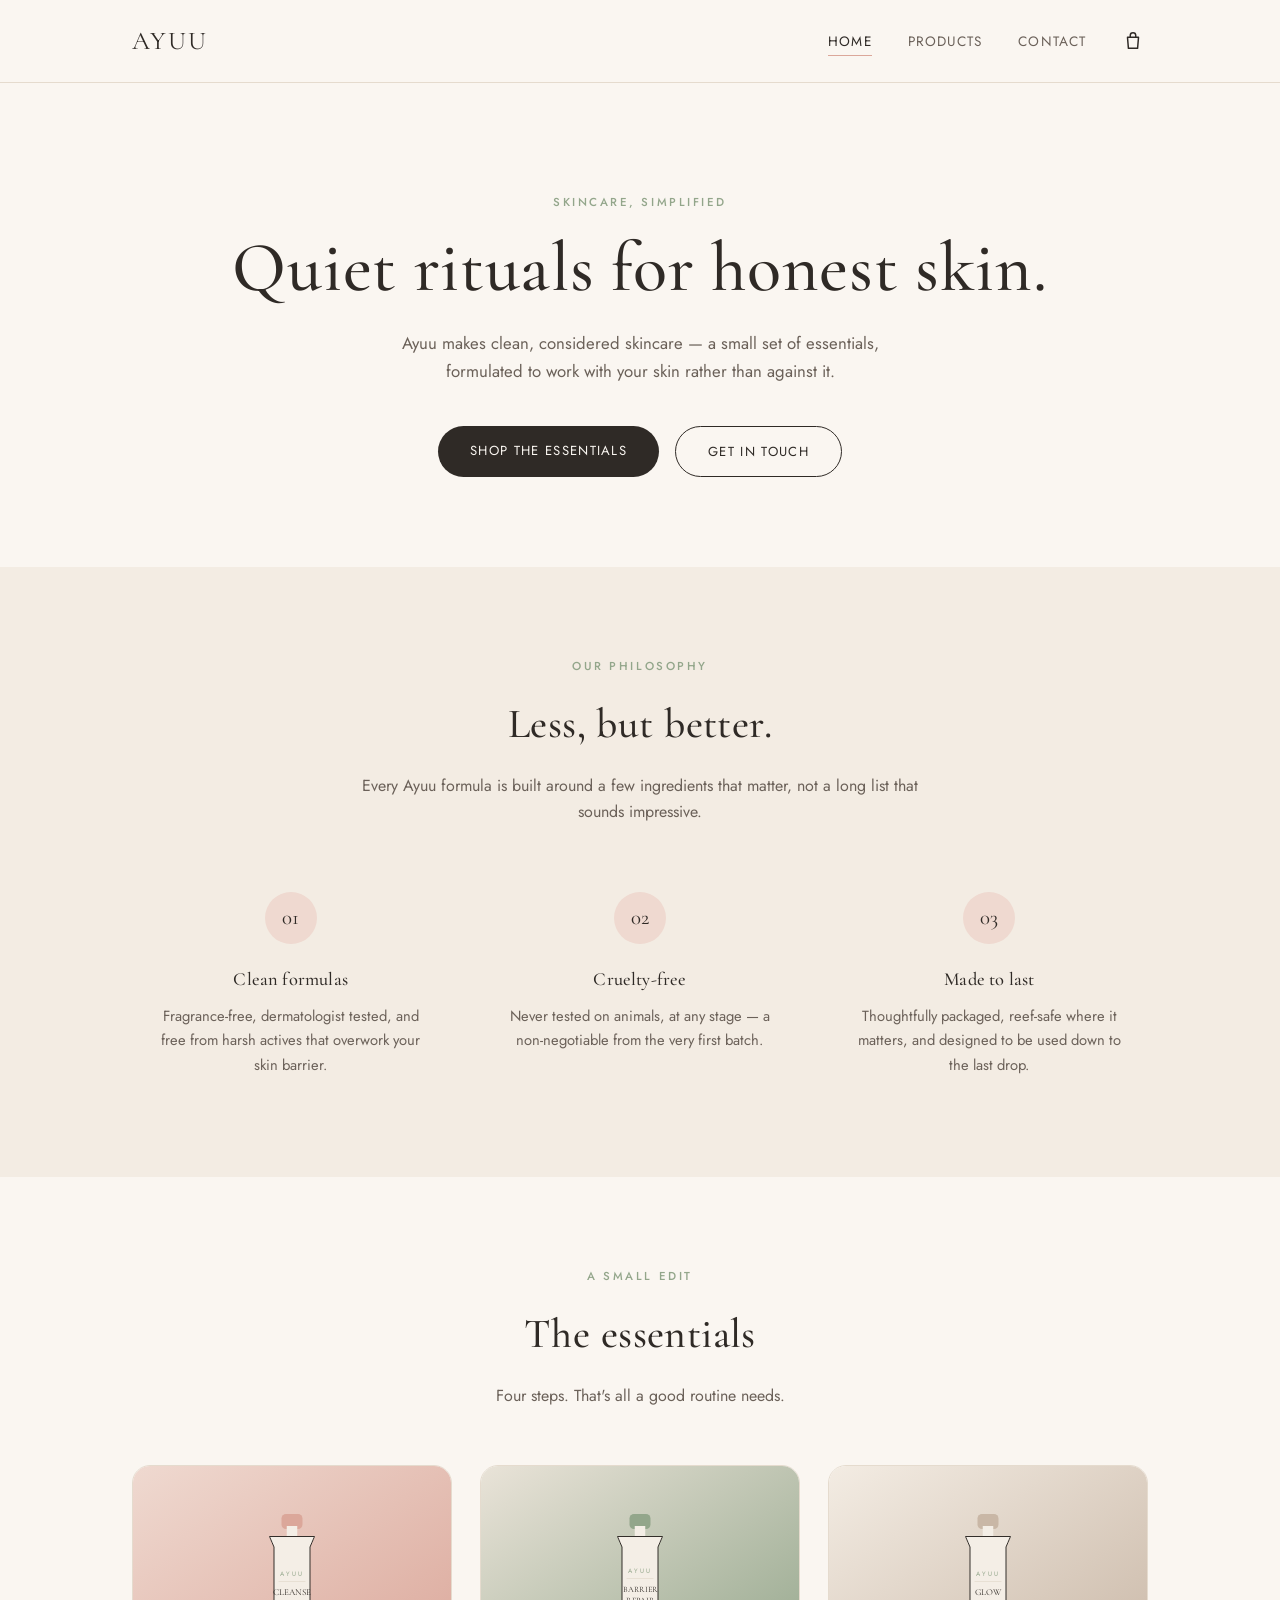
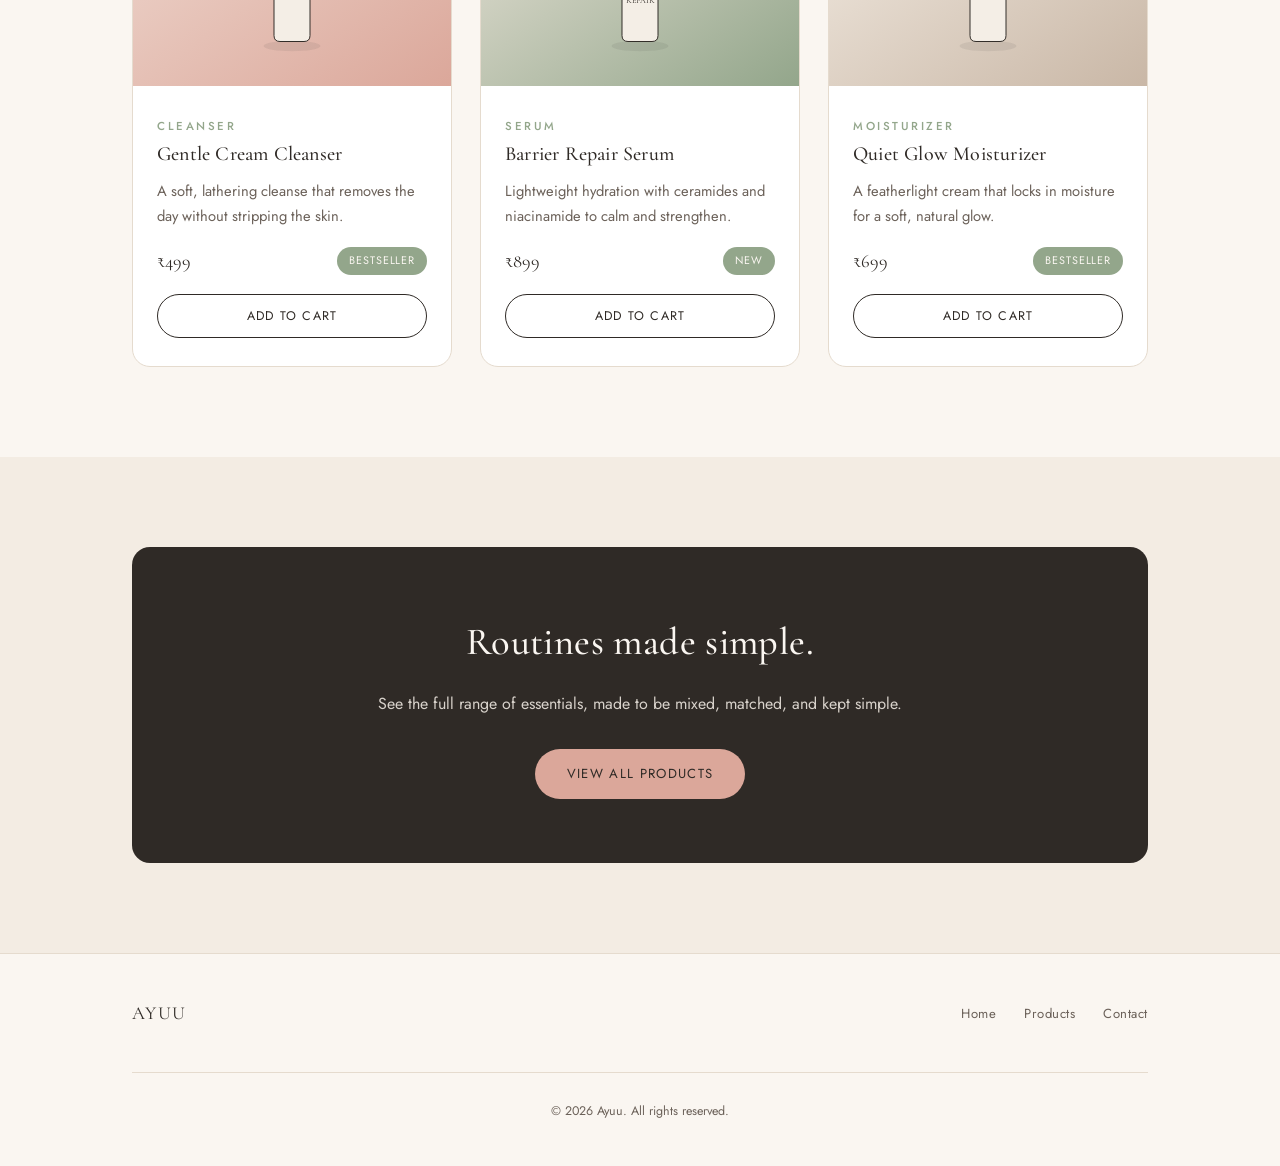
<file: index.html>
<!DOCTYPE html>
<html lang="en">
<head>
<meta charset="UTF-8" />
<meta name="viewport" content="width=device-width, initial-scale=1.0" />
<script async src="https://www.googletagmanager.com/gtag/js?id=G-12T40XGTXZ"></script>
<script>
  window.dataLayer = window.dataLayer || [];
  function gtag(){dataLayer.push(arguments);}
  gtag('js', new Date());
  gtag('config', 'G-12T40XGTXZ');
</script>
<title>Ayuu — Skincare, simplified</title>
<meta name="description" content="Ayuu is a minimalist skincare brand built around clean ingredients and quiet, everyday rituals." />
<link rel="preconnect" href="https://fonts.googleapis.com">
<link rel="preconnect" href="https://fonts.gstatic.com" crossorigin>
<link href="https://fonts.googleapis.com/css2?family=Cormorant+Garamond:wght@400;500;600&family=Jost:wght@400;500&display=swap" rel="stylesheet">
<link rel="stylesheet" href="style.css" />
</head>
<body>

<header class="site-header">
  <div class="wrap">
    <a href="index.html" class="logo">Ayuu</a>
    <div class="header-right">
      <nav class="main-nav">
        <ul>
          <li><a href="index.html" class="active">Home</a></li>
          <li><a href="products.html">Products</a></li>
          <li><a href="contact.html">Contact</a></li>
        </ul>
      </nav>
      <button class="cart-toggle" aria-label="Open cart">
        <svg viewBox="0 0 24 24" fill="none" stroke="currentColor" stroke-width="1.6" stroke-linecap="round" stroke-linejoin="round">
          <path d="M6 8h12l-1 12H7L6 8z"/>
          <path d="M9 8V6a3 3 0 0 1 6 0v2"/>
        </svg>
        <span class="cart-badge">0</span>
      </button>
    </div>
  </div>
</header>

<main>

  <section class="hero">
    <div class="wrap">
      <span class="eyebrow">Skincare, simplified</span>
      <h1>Quiet rituals for honest skin.</h1>
      <p class="lead">Ayuu makes clean, considered skincare — a small set of essentials, formulated to work with your skin rather than against it.</p>
      <div class="hero-actions">
        <a href="products.html" class="btn btn-primary">Shop the essentials</a>
        <a href="contact.html" class="btn btn-secondary">Get in touch</a>
      </div>
    </div>
  </section>

  <section class="alt">
    <div class="wrap">
      <div class="section-head">
        <span class="eyebrow">Our philosophy</span>
        <h2>Less, but better.</h2>
        <p>Every Ayuu formula is built around a few ingredients that matter, not a long list that sounds impressive.</p>
      </div>
      <div class="pillars">
        <div class="pillar">
          <div class="mark">01</div>
          <h3>Clean formulas</h3>
          <p>Fragrance-free, dermatologist tested, and free from harsh actives that overwork your skin barrier.</p>
        </div>
        <div class="pillar">
          <div class="mark">02</div>
          <h3>Cruelty-free</h3>
          <p>Never tested on animals, at any stage — a non-negotiable from the very first batch.</p>
        </div>
        <div class="pillar">
          <div class="mark">03</div>
          <h3>Made to last</h3>
          <p>Thoughtfully packaged, reef-safe where it matters, and designed to be used down to the last drop.</p>
        </div>
      </div>
    </div>
  </section>

  <section>
    <div class="wrap">
      <div class="section-head">
        <span class="eyebrow">A small edit</span>
        <h2>The essentials</h2>
        <p>Four steps. That's all a good routine needs.</p>
      </div>
      <div class="product-grid">
        <div class="product-card">
          <div class="product-image img-1">
            <svg viewBox="0 0 160 220" width="120" height="165">
              <ellipse cx="80" cy="204" rx="38" ry="7" fill="#2f2a26" opacity="0.08"/>
              <rect x="66" y="28" width="28" height="20" rx="6" fill="#dba79a"/>
              <rect x="73" y="44" width="14" height="14" fill="#f4eee6"/>
              <path d="M50 58 Q50 58 56 72 L56 190 Q56 198 64 198 L96 198 Q104 198 104 190 L104 72 Q110 58 110 58 Z" fill="#f4eee6" stroke="#2f2a26" stroke-width="1.3"/>
              <line x1="62" y1="118" x2="98" y2="118" stroke="#e5dbce" stroke-width="1"/>
              <text x="80" y="110" text-anchor="middle" font-family="Jost, sans-serif" font-size="8.5" letter-spacing="2.5" fill="#93a68b">AYUU</text>
              <text x="80" y="136" text-anchor="middle" font-family="Cormorant Garamond, serif" font-size="12" fill="#2f2a26">CLEANSE</text>
            </svg>
          </div>
          <div class="product-body">
            <span class="eyebrow">Cleanser</span>
            <h3>Gentle Cream Cleanser</h3>
            <p class="desc">A soft, lathering cleanse that removes the day without stripping the skin.</p>
            <div class="product-foot">
              <span class="price">₹499</span>
              <span class="tag">Bestseller</span>
            </div>
            <button type="button" class="add-to-cart" data-id="cleanser" data-name="Gentle Cream Cleanser" data-price="499">Add to Cart</button>
          </div>
        </div>
        <div class="product-card">
          <div class="product-image img-2">
            <svg viewBox="0 0 160 220" width="120" height="165">
              <ellipse cx="80" cy="204" rx="38" ry="7" fill="#2f2a26" opacity="0.08"/>
              <rect x="66" y="28" width="28" height="20" rx="6" fill="#93a68b"/>
              <rect x="73" y="44" width="14" height="14" fill="#f4eee6"/>
              <path d="M50 58 Q50 58 56 72 L56 190 Q56 198 64 198 L96 198 Q104 198 104 190 L104 72 Q110 58 110 58 Z" fill="#f4eee6" stroke="#2f2a26" stroke-width="1.3"/>
              <line x1="62" y1="114" x2="98" y2="114" stroke="#e5dbce" stroke-width="1"/>
              <text x="80" y="107" text-anchor="middle" font-family="Jost, sans-serif" font-size="8.5" letter-spacing="2.5" fill="#93a68b">AYUU</text>
              <text x="80" y="132" text-anchor="middle" font-family="Cormorant Garamond, serif" font-size="11" fill="#2f2a26">BARRIER</text>
              <text x="80" y="147" text-anchor="middle" font-family="Cormorant Garamond, serif" font-size="11" fill="#2f2a26">REPAIR</text>
            </svg>
          </div>
          <div class="product-body">
            <span class="eyebrow">Serum</span>
            <h3>Barrier Repair Serum</h3>
            <p class="desc">Lightweight hydration with ceramides and niacinamide to calm and strengthen.</p>
            <div class="product-foot">
              <span class="price">₹899</span>
              <span class="tag">New</span>
            </div>
            <button type="button" class="add-to-cart" data-id="serum" data-name="Barrier Repair Serum" data-price="899">Add to Cart</button>
          </div>
        </div>
        <div class="product-card">
          <div class="product-image img-3">
            <svg viewBox="0 0 160 220" width="120" height="165">
              <ellipse cx="80" cy="204" rx="38" ry="7" fill="#2f2a26" opacity="0.08"/>
              <rect x="66" y="28" width="28" height="20" rx="6" fill="#c9b7a6"/>
              <rect x="73" y="44" width="14" height="14" fill="#f4eee6"/>
              <path d="M50 58 Q50 58 56 72 L56 190 Q56 198 64 198 L96 198 Q104 198 104 190 L104 72 Q110 58 110 58 Z" fill="#f4eee6" stroke="#2f2a26" stroke-width="1.3"/>
              <line x1="62" y1="118" x2="98" y2="118" stroke="#e5dbce" stroke-width="1"/>
              <text x="80" y="110" text-anchor="middle" font-family="Jost, sans-serif" font-size="8.5" letter-spacing="2.5" fill="#93a68b">AYUU</text>
              <text x="80" y="136" text-anchor="middle" font-family="Cormorant Garamond, serif" font-size="12" fill="#2f2a26">GLOW</text>
            </svg>
          </div>
          <div class="product-body">
            <span class="eyebrow">Moisturizer</span>
            <h3>Quiet Glow Moisturizer</h3>
            <p class="desc">A featherlight cream that locks in moisture for a soft, natural glow.</p>
            <div class="product-foot">
              <span class="price">₹699</span>
              <span class="tag">Bestseller</span>
            </div>
            <button type="button" class="add-to-cart" data-id="moisturizer" data-name="Quiet Glow Moisturizer" data-price="699">Add to Cart</button>
          </div>
        </div>
      </div>
    </div>
  </section>

  <section class="alt">
    <div class="wrap">
      <div class="cta-band">
        <h2>Routines made simple.</h2>
        <p>See the full range of essentials, made to be mixed, matched, and kept simple.</p>
        <a href="products.html" class="btn btn-primary">View all products</a>
      </div>
    </div>
  </section>

</main>

<footer class="site-footer">
  <div class="wrap">
    <a href="index.html" class="logo">Ayuu</a>
    <ul class="footer-links">
      <li><a href="index.html">Home</a></li>
      <li><a href="products.html">Products</a></li>
      <li><a href="contact.html">Contact</a></li>
    </ul>
    <p class="copyright">&copy; 2026 Ayuu. All rights reserved.</p>
  </div>
</footer>

<div class="cart-overlay"></div>
<div class="cart-drawer">
  <div class="cart-header">
    <h2>Your Cart</h2>
    <button type="button" class="cart-close" aria-label="Close cart">&times;</button>
  </div>
  <div class="cart-items">
    <p class="cart-empty">Your cart is empty.</p>
  </div>
  <div class="cart-footer">
    <div class="cart-total">
      <span>Total</span>
      <span class="cart-total-amount">₹0</span>
    </div>
    <button type="button" class="btn btn-primary cart-checkout" disabled>Checkout via Email</button>
  </div>
</div>
<script src="cart.js"></script>
</body>
</html>
</file>
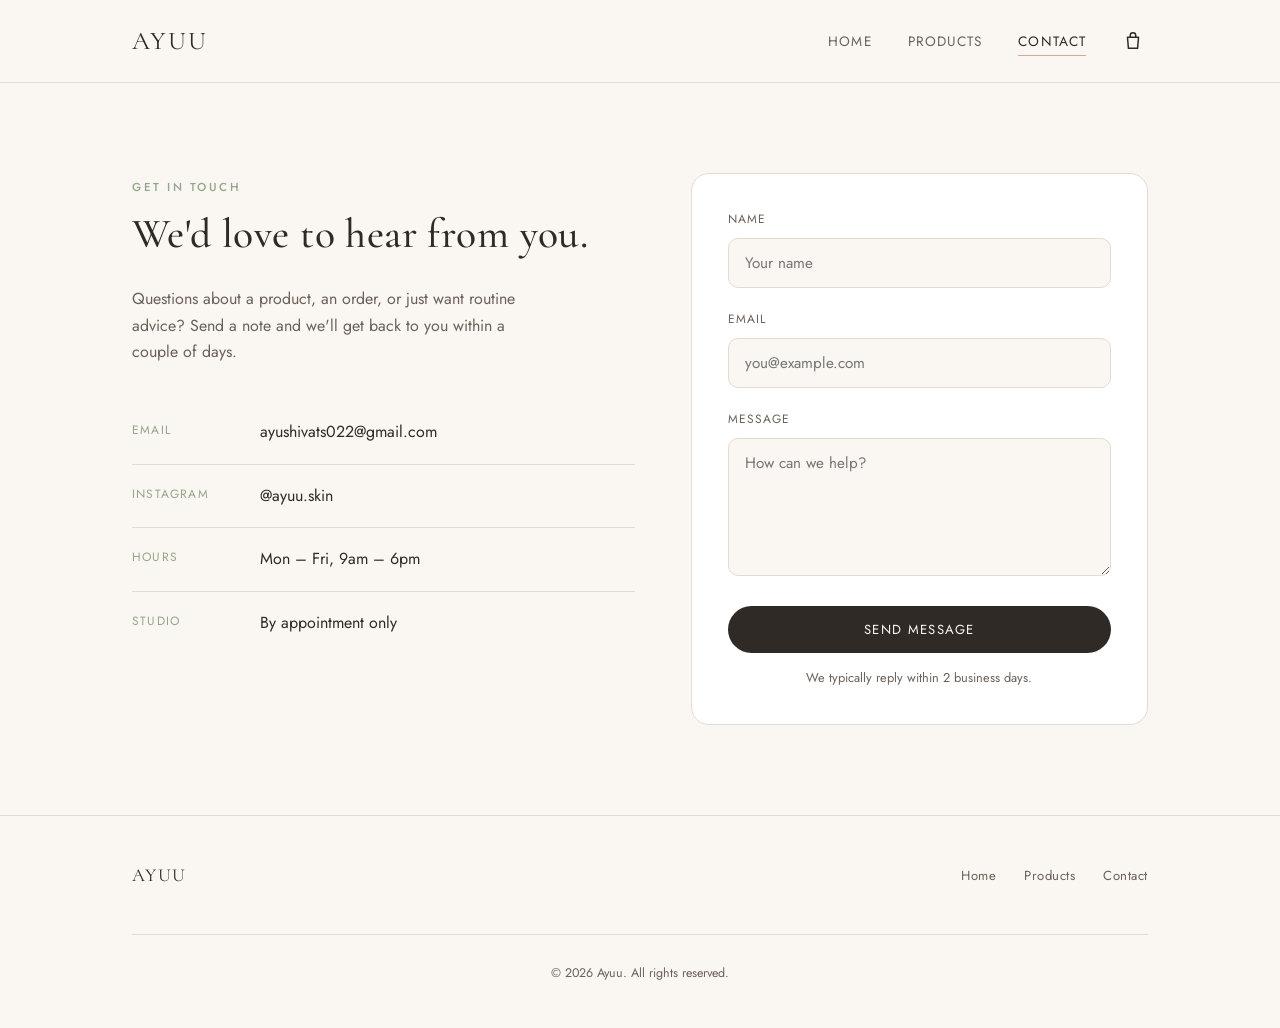
<file: contact.html>
<!DOCTYPE html>
<html lang="en">
<head>
<meta charset="UTF-8" />
<meta name="viewport" content="width=device-width, initial-scale=1.0" />
<script async src="https://www.googletagmanager.com/gtag/js?id=G-12T40XGTXZ"></script>
<script>
  window.dataLayer = window.dataLayer || [];
  function gtag(){dataLayer.push(arguments);}
  gtag('js', new Date());
  gtag('config', 'G-12T40XGTXZ');
</script>
<title>Contact — Ayuu</title>
<meta name="description" content="Get in touch with Ayuu — questions about products, orders, or routines." />
<link rel="preconnect" href="https://fonts.googleapis.com">
<link rel="preconnect" href="https://fonts.gstatic.com" crossorigin>
<link href="https://fonts.googleapis.com/css2?family=Cormorant+Garamond:wght@400;500;600&family=Jost:wght@400;500&display=swap" rel="stylesheet">
<link rel="stylesheet" href="style.css" />
</head>
<body>

<header class="site-header">
  <div class="wrap">
    <a href="index.html" class="logo">Ayuu</a>
    <div class="header-right">
      <nav class="main-nav">
        <ul>
          <li><a href="index.html">Home</a></li>
          <li><a href="products.html">Products</a></li>
          <li><a href="contact.html" class="active">Contact</a></li>
        </ul>
      </nav>
      <button class="cart-toggle" aria-label="Open cart">
        <svg viewBox="0 0 24 24" fill="none" stroke="currentColor" stroke-width="1.6" stroke-linecap="round" stroke-linejoin="round">
          <path d="M6 8h12l-1 12H7L6 8z"/>
          <path d="M9 8V6a3 3 0 0 1 6 0v2"/>
        </svg>
        <span class="cart-badge">0</span>
      </button>
    </div>
  </div>
</header>

<main>

  <section>
    <div class="wrap">
      <div class="contact-layout">

        <div class="contact-info">
          <span class="eyebrow">Get in touch</span>
          <h2>We'd love to hear from you.</h2>
          <p>Questions about a product, an order, or just want routine advice? Send a note and we'll get back to you within a couple of days.</p>

          <div class="info-row">
            <span class="label">Email</span>
            <span class="value"><a href="mailto:ayushivats022@gmail.com">ayushivats022@gmail.com</a></span>
          </div>
          <div class="info-row">
            <span class="label">Instagram</span>
            <span class="value"><a href="#">@ayuu.skin</a></span>
          </div>
          <div class="info-row">
            <span class="label">Hours</span>
            <span class="value">Mon – Fri, 9am – 6pm</span>
          </div>
          <div class="info-row">
            <span class="label">Studio</span>
            <span class="value">By appointment only</span>
          </div>
        </div>

        <form class="contact-form" action="mailto:ayushivats022@gmail.com" method="post" enctype="text/plain">
          <div class="field">
            <label for="name">Name</label>
            <input type="text" id="name" name="name" placeholder="Your name" required />
          </div>
          <div class="field">
            <label for="email">Email</label>
            <input type="email" id="email" name="email" placeholder="you@example.com" required />
          </div>
          <div class="field">
            <label for="message">Message</label>
            <textarea id="message" name="message" rows="5" placeholder="How can we help?" required></textarea>
          </div>
          <button type="submit" class="btn btn-primary">Send message</button>
          <p class="form-note">We typically reply within 2 business days.</p>
        </form>

      </div>
    </div>
  </section>

</main>

<footer class="site-footer">
  <div class="wrap">
    <a href="index.html" class="logo">Ayuu</a>
    <ul class="footer-links">
      <li><a href="index.html">Home</a></li>
      <li><a href="products.html">Products</a></li>
      <li><a href="contact.html">Contact</a></li>
    </ul>
    <p class="copyright">&copy; 2026 Ayuu. All rights reserved.</p>
  </div>
</footer>

<div class="cart-overlay"></div>
<div class="cart-drawer">
  <div class="cart-header">
    <h2>Your Cart</h2>
    <button type="button" class="cart-close" aria-label="Close cart">&times;</button>
  </div>
  <div class="cart-items">
    <p class="cart-empty">Your cart is empty.</p>
  </div>
  <div class="cart-footer">
    <div class="cart-total">
      <span>Total</span>
      <span class="cart-total-amount">₹0</span>
    </div>
    <button type="button" class="btn btn-primary cart-checkout" disabled>Checkout via Email</button>
  </div>
</div>
<script src="cart.js"></script>
</body>
</html>
</file>
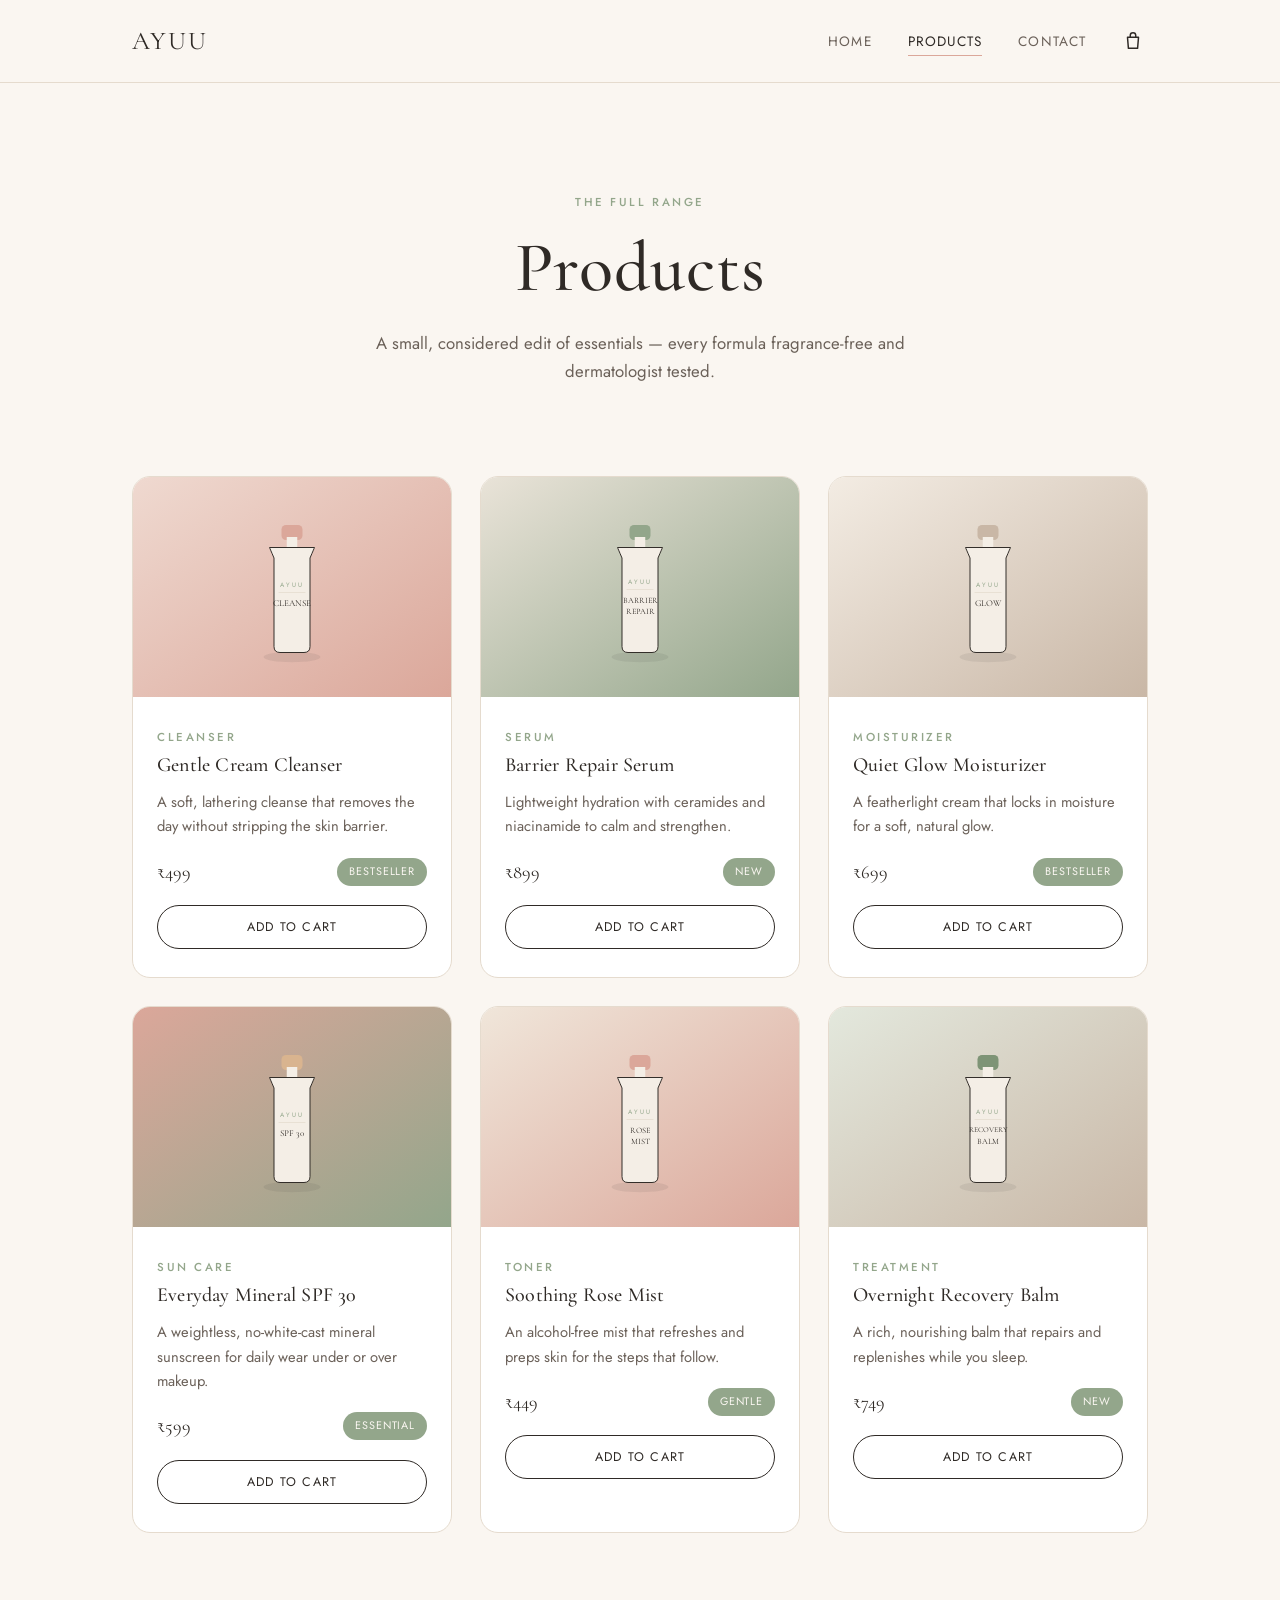
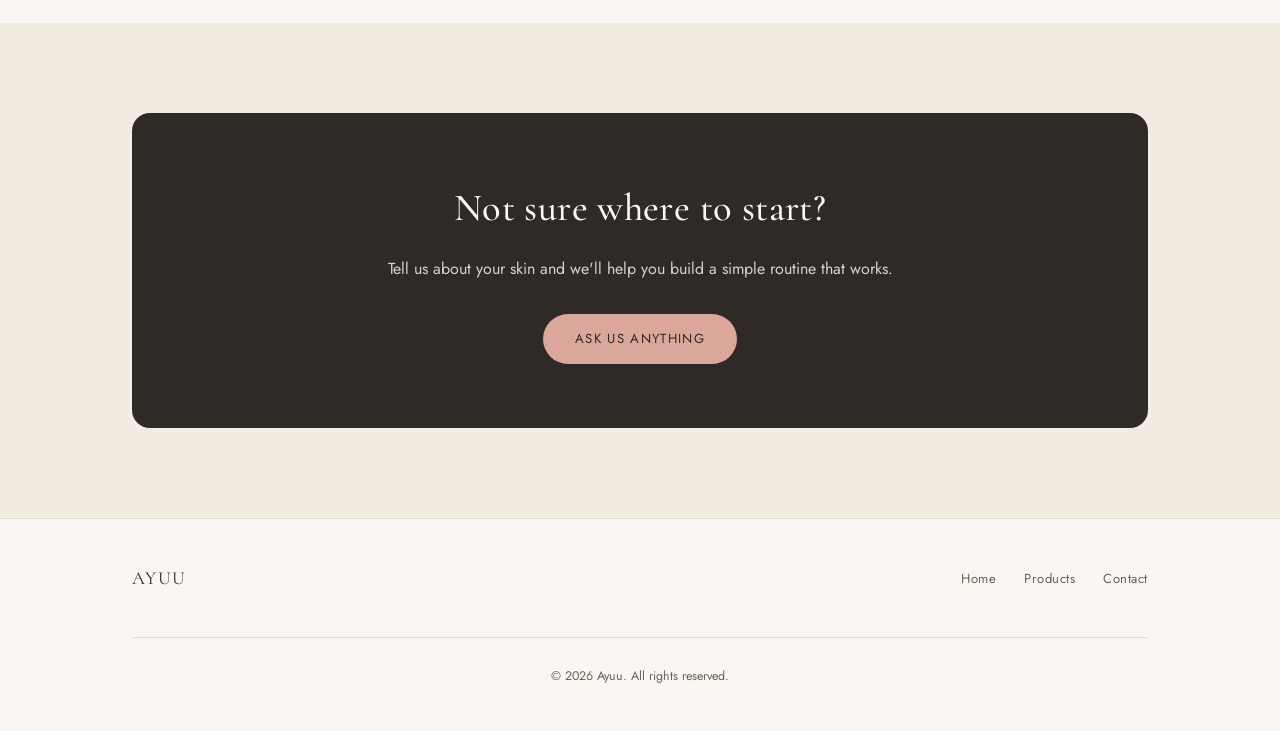
<file: products.html>
<!DOCTYPE html>
<html lang="en">
<head>
<meta charset="UTF-8" />
<meta name="viewport" content="width=device-width, initial-scale=1.0" />
<script async src="https://www.googletagmanager.com/gtag/js?id=G-12T40XGTXZ"></script>
<script>
  window.dataLayer = window.dataLayer || [];
  function gtag(){dataLayer.push(arguments);}
  gtag('js', new Date());
  gtag('config', 'G-12T40XGTXZ');
</script>
<title>Products — Ayuu</title>
<meta name="description" content="Browse the full Ayuu skincare range — cleansers, serums, moisturizers, and sun care, made with clean, considered formulas." />
<link rel="preconnect" href="https://fonts.googleapis.com">
<link rel="preconnect" href="https://fonts.gstatic.com" crossorigin>
<link href="https://fonts.googleapis.com/css2?family=Cormorant+Garamond:wght@400;500;600&family=Jost:wght@400;500&display=swap" rel="stylesheet">
<link rel="stylesheet" href="style.css" />
</head>
<body>

<header class="site-header">
  <div class="wrap">
    <a href="index.html" class="logo">Ayuu</a>
    <div class="header-right">
      <nav class="main-nav">
        <ul>
          <li><a href="index.html">Home</a></li>
          <li><a href="products.html" class="active">Products</a></li>
          <li><a href="contact.html">Contact</a></li>
        </ul>
      </nav>
      <button class="cart-toggle" aria-label="Open cart">
        <svg viewBox="0 0 24 24" fill="none" stroke="currentColor" stroke-width="1.6" stroke-linecap="round" stroke-linejoin="round">
          <path d="M6 8h12l-1 12H7L6 8z"/>
          <path d="M9 8V6a3 3 0 0 1 6 0v2"/>
        </svg>
        <span class="cart-badge">0</span>
      </button>
    </div>
  </div>
</header>

<main>

  <section class="hero" style="padding-bottom: 50px;">
    <div class="wrap">
      <span class="eyebrow">The full range</span>
      <h1>Products</h1>
      <p class="lead">A small, considered edit of essentials — every formula fragrance-free and dermatologist tested.</p>
    </div>
  </section>

  <section style="padding-top: 0;">
    <div class="wrap">
      <div class="product-grid">

        <div class="product-card">
          <div class="product-image img-1">
            <svg viewBox="0 0 160 220" width="120" height="165">
              <ellipse cx="80" cy="204" rx="38" ry="7" fill="#2f2a26" opacity="0.08"/>
              <rect x="66" y="28" width="28" height="20" rx="6" fill="#dba79a"/>
              <rect x="73" y="44" width="14" height="14" fill="#f4eee6"/>
              <path d="M50 58 Q50 58 56 72 L56 190 Q56 198 64 198 L96 198 Q104 198 104 190 L104 72 Q110 58 110 58 Z" fill="#f4eee6" stroke="#2f2a26" stroke-width="1.3"/>
              <line x1="62" y1="118" x2="98" y2="118" stroke="#e5dbce" stroke-width="1"/>
              <text x="80" y="110" text-anchor="middle" font-family="Jost, sans-serif" font-size="8.5" letter-spacing="2.5" fill="#93a68b">AYUU</text>
              <text x="80" y="136" text-anchor="middle" font-family="Cormorant Garamond, serif" font-size="12" fill="#2f2a26">CLEANSE</text>
            </svg>
          </div>
          <div class="product-body">
            <span class="eyebrow">Cleanser</span>
            <h3>Gentle Cream Cleanser</h3>
            <p class="desc">A soft, lathering cleanse that removes the day without stripping the skin barrier.</p>
            <div class="product-foot">
              <span class="price">₹499</span>
              <span class="tag">Bestseller</span>
            </div>
            <button type="button" class="add-to-cart" data-id="cleanser" data-name="Gentle Cream Cleanser" data-price="499">Add to Cart</button>
          </div>
        </div>

        <div class="product-card">
          <div class="product-image img-2">
            <svg viewBox="0 0 160 220" width="120" height="165">
              <ellipse cx="80" cy="204" rx="38" ry="7" fill="#2f2a26" opacity="0.08"/>
              <rect x="66" y="28" width="28" height="20" rx="6" fill="#93a68b"/>
              <rect x="73" y="44" width="14" height="14" fill="#f4eee6"/>
              <path d="M50 58 Q50 58 56 72 L56 190 Q56 198 64 198 L96 198 Q104 198 104 190 L104 72 Q110 58 110 58 Z" fill="#f4eee6" stroke="#2f2a26" stroke-width="1.3"/>
              <line x1="62" y1="114" x2="98" y2="114" stroke="#e5dbce" stroke-width="1"/>
              <text x="80" y="107" text-anchor="middle" font-family="Jost, sans-serif" font-size="8.5" letter-spacing="2.5" fill="#93a68b">AYUU</text>
              <text x="80" y="132" text-anchor="middle" font-family="Cormorant Garamond, serif" font-size="11" fill="#2f2a26">BARRIER</text>
              <text x="80" y="147" text-anchor="middle" font-family="Cormorant Garamond, serif" font-size="11" fill="#2f2a26">REPAIR</text>
            </svg>
          </div>
          <div class="product-body">
            <span class="eyebrow">Serum</span>
            <h3>Barrier Repair Serum</h3>
            <p class="desc">Lightweight hydration with ceramides and niacinamide to calm and strengthen.</p>
            <div class="product-foot">
              <span class="price">₹899</span>
              <span class="tag">New</span>
            </div>
            <button type="button" class="add-to-cart" data-id="serum" data-name="Barrier Repair Serum" data-price="899">Add to Cart</button>
          </div>
        </div>

        <div class="product-card">
          <div class="product-image img-3">
            <svg viewBox="0 0 160 220" width="120" height="165">
              <ellipse cx="80" cy="204" rx="38" ry="7" fill="#2f2a26" opacity="0.08"/>
              <rect x="66" y="28" width="28" height="20" rx="6" fill="#c9b7a6"/>
              <rect x="73" y="44" width="14" height="14" fill="#f4eee6"/>
              <path d="M50 58 Q50 58 56 72 L56 190 Q56 198 64 198 L96 198 Q104 198 104 190 L104 72 Q110 58 110 58 Z" fill="#f4eee6" stroke="#2f2a26" stroke-width="1.3"/>
              <line x1="62" y1="118" x2="98" y2="118" stroke="#e5dbce" stroke-width="1"/>
              <text x="80" y="110" text-anchor="middle" font-family="Jost, sans-serif" font-size="8.5" letter-spacing="2.5" fill="#93a68b">AYUU</text>
              <text x="80" y="136" text-anchor="middle" font-family="Cormorant Garamond, serif" font-size="12" fill="#2f2a26">GLOW</text>
            </svg>
          </div>
          <div class="product-body">
            <span class="eyebrow">Moisturizer</span>
            <h3>Quiet Glow Moisturizer</h3>
            <p class="desc">A featherlight cream that locks in moisture for a soft, natural glow.</p>
            <div class="product-foot">
              <span class="price">₹699</span>
              <span class="tag">Bestseller</span>
            </div>
            <button type="button" class="add-to-cart" data-id="moisturizer" data-name="Quiet Glow Moisturizer" data-price="699">Add to Cart</button>
          </div>
        </div>

        <div class="product-card">
          <div class="product-image img-4">
            <svg viewBox="0 0 160 220" width="120" height="165">
              <ellipse cx="80" cy="204" rx="38" ry="7" fill="#2f2a26" opacity="0.08"/>
              <rect x="66" y="28" width="28" height="20" rx="6" fill="#d9b48f"/>
              <rect x="73" y="44" width="14" height="14" fill="#f4eee6"/>
              <path d="M50 58 Q50 58 56 72 L56 190 Q56 198 64 198 L96 198 Q104 198 104 190 L104 72 Q110 58 110 58 Z" fill="#f4eee6" stroke="#2f2a26" stroke-width="1.3"/>
              <line x1="62" y1="118" x2="98" y2="118" stroke="#e5dbce" stroke-width="1"/>
              <text x="80" y="110" text-anchor="middle" font-family="Jost, sans-serif" font-size="8.5" letter-spacing="2.5" fill="#93a68b">AYUU</text>
              <text x="80" y="136" text-anchor="middle" font-family="Cormorant Garamond, serif" font-size="12" fill="#2f2a26">SPF 30</text>
            </svg>
          </div>
          <div class="product-body">
            <span class="eyebrow">Sun care</span>
            <h3>Everyday Mineral SPF 30</h3>
            <p class="desc">A weightless, no-white-cast mineral sunscreen for daily wear under or over makeup.</p>
            <div class="product-foot">
              <span class="price">₹599</span>
              <span class="tag">Essential</span>
            </div>
            <button type="button" class="add-to-cart" data-id="spf" data-name="Everyday Mineral SPF 30" data-price="599">Add to Cart</button>
          </div>
        </div>

        <div class="product-card">
          <div class="product-image img-5">
            <svg viewBox="0 0 160 220" width="120" height="165">
              <ellipse cx="80" cy="204" rx="38" ry="7" fill="#2f2a26" opacity="0.08"/>
              <rect x="66" y="28" width="28" height="20" rx="6" fill="#dba79a"/>
              <rect x="73" y="44" width="14" height="14" fill="#f4eee6"/>
              <path d="M50 58 Q50 58 56 72 L56 190 Q56 198 64 198 L96 198 Q104 198 104 190 L104 72 Q110 58 110 58 Z" fill="#f4eee6" stroke="#2f2a26" stroke-width="1.3"/>
              <line x1="62" y1="114" x2="98" y2="114" stroke="#e5dbce" stroke-width="1"/>
              <text x="80" y="107" text-anchor="middle" font-family="Jost, sans-serif" font-size="8.5" letter-spacing="2.5" fill="#93a68b">AYUU</text>
              <text x="80" y="132" text-anchor="middle" font-family="Cormorant Garamond, serif" font-size="11" fill="#2f2a26">ROSE</text>
              <text x="80" y="147" text-anchor="middle" font-family="Cormorant Garamond, serif" font-size="11" fill="#2f2a26">MIST</text>
            </svg>
          </div>
          <div class="product-body">
            <span class="eyebrow">Toner</span>
            <h3>Soothing Rose Mist</h3>
            <p class="desc">An alcohol-free mist that refreshes and preps skin for the steps that follow.</p>
            <div class="product-foot">
              <span class="price">₹449</span>
              <span class="tag">Gentle</span>
            </div>
            <button type="button" class="add-to-cart" data-id="mist" data-name="Soothing Rose Mist" data-price="449">Add to Cart</button>
          </div>
        </div>

        <div class="product-card">
          <div class="product-image img-6">
            <svg viewBox="0 0 160 220" width="120" height="165">
              <ellipse cx="80" cy="204" rx="38" ry="7" fill="#2f2a26" opacity="0.08"/>
              <rect x="66" y="28" width="28" height="20" rx="6" fill="#7e9476"/>
              <rect x="73" y="44" width="14" height="14" fill="#f4eee6"/>
              <path d="M50 58 Q50 58 56 72 L56 190 Q56 198 64 198 L96 198 Q104 198 104 190 L104 72 Q110 58 110 58 Z" fill="#f4eee6" stroke="#2f2a26" stroke-width="1.3"/>
              <line x1="62" y1="114" x2="98" y2="114" stroke="#e5dbce" stroke-width="1"/>
              <text x="80" y="107" text-anchor="middle" font-family="Jost, sans-serif" font-size="8.5" letter-spacing="2.5" fill="#93a68b">AYUU</text>
              <text x="80" y="131" text-anchor="middle" font-family="Cormorant Garamond, serif" font-size="10" fill="#2f2a26">RECOVERY</text>
              <text x="80" y="147" text-anchor="middle" font-family="Cormorant Garamond, serif" font-size="11" fill="#2f2a26">BALM</text>
            </svg>
          </div>
          <div class="product-body">
            <span class="eyebrow">Treatment</span>
            <h3>Overnight Recovery Balm</h3>
            <p class="desc">A rich, nourishing balm that repairs and replenishes while you sleep.</p>
            <div class="product-foot">
              <span class="price">₹749</span>
              <span class="tag">New</span>
            </div>
            <button type="button" class="add-to-cart" data-id="balm" data-name="Overnight Recovery Balm" data-price="749">Add to Cart</button>
          </div>
        </div>

      </div>
    </div>
  </section>

  <section class="alt">
    <div class="wrap">
      <div class="cta-band">
        <h2>Not sure where to start?</h2>
        <p>Tell us about your skin and we'll help you build a simple routine that works.</p>
        <a href="contact.html" class="btn btn-primary">Ask us anything</a>
      </div>
    </div>
  </section>

</main>

<footer class="site-footer">
  <div class="wrap">
    <a href="index.html" class="logo">Ayuu</a>
    <ul class="footer-links">
      <li><a href="index.html">Home</a></li>
      <li><a href="products.html">Products</a></li>
      <li><a href="contact.html">Contact</a></li>
    </ul>
    <p class="copyright">&copy; 2026 Ayuu. All rights reserved.</p>
  </div>
</footer>

<div class="cart-overlay"></div>
<div class="cart-drawer">
  <div class="cart-header">
    <h2>Your Cart</h2>
    <button type="button" class="cart-close" aria-label="Close cart">&times;</button>
  </div>
  <div class="cart-items">
    <p class="cart-empty">Your cart is empty.</p>
  </div>
  <div class="cart-footer">
    <div class="cart-total">
      <span>Total</span>
      <span class="cart-total-amount">₹0</span>
    </div>
    <button type="button" class="btn btn-primary cart-checkout" disabled>Checkout via Email</button>
  </div>
</div>
<script src="cart.js"></script>
</body>
</html>
</file>
<file: style.css>
/* ===== Ayushi — Skincare ===== */

:root {
  --cream: #faf6f1;
  --cream-soft: #f3ece3;
  --blush: #dba79a;
  --blush-soft: #efd9d0;
  --sage: #93a68b;
  --ink: #2f2a26;
  --ink-soft: #6b6159;
  --border: #e5dbce;
  --radius: 18px;
  --max-width: 1080px;
  --font-serif: "Cormorant Garamond", "Georgia", serif;
  --font-sans: "Jost", "Helvetica Neue", Arial, sans-serif;
}

* {
  box-sizing: border-box;
}

html {
  scroll-behavior: smooth;
}

body {
  margin: 0;
  background: var(--cream);
  color: var(--ink);
  font-family: var(--font-sans);
  font-size: 16px;
  line-height: 1.65;
  -webkit-font-smoothing: antialiased;
}

img {
  max-width: 100%;
  display: block;
}

a {
  color: inherit;
  text-decoration: none;
}

.wrap {
  max-width: var(--max-width);
  margin: 0 auto;
  padding: 0 32px;
}

h1, h2, h3, h4 {
  font-family: var(--font-serif);
  font-weight: 500;
  letter-spacing: 0.01em;
  margin: 0;
  color: var(--ink);
}

p {
  margin: 0;
}

.eyebrow {
  font-size: 0.72rem;
  letter-spacing: 0.22em;
  text-transform: uppercase;
  color: var(--sage);
  font-weight: 500;
}

/* ---------- Header ---------- */

.site-header {
  position: sticky;
  top: 0;
  z-index: 10;
  background: rgba(250, 246, 241, 0.92);
  backdrop-filter: blur(6px);
  border-bottom: 1px solid var(--border);
}

.site-header .wrap {
  display: flex;
  align-items: center;
  justify-content: space-between;
  padding-top: 20px;
  padding-bottom: 20px;
}

.logo {
  font-family: var(--font-serif);
  font-size: 1.6rem;
  letter-spacing: 0.08em;
  text-transform: uppercase;
}

nav.main-nav ul {
  display: flex;
  gap: 36px;
  margin: 0;
  padding: 0;
  list-style: none;
}

nav.main-nav a {
  font-size: 0.85rem;
  letter-spacing: 0.08em;
  text-transform: uppercase;
  color: var(--ink-soft);
  padding-bottom: 4px;
  border-bottom: 1px solid transparent;
  transition: color 0.2s ease, border-color 0.2s ease;
}

nav.main-nav a:hover,
nav.main-nav a.active {
  color: var(--ink);
  border-bottom-color: var(--blush);
}

.header-right {
  display: flex;
  align-items: center;
  gap: 32px;
}

.cart-toggle {
  position: relative;
  display: flex;
  align-items: center;
  justify-content: center;
  background: none;
  border: none;
  cursor: pointer;
  color: var(--ink);
  padding: 4px;
}

.cart-toggle svg {
  width: 22px;
  height: 22px;
}

.cart-badge {
  position: absolute;
  top: -6px;
  right: -8px;
  min-width: 18px;
  height: 18px;
  padding: 0 4px;
  border-radius: 999px;
  background: var(--blush);
  color: var(--ink);
  font-size: 0.65rem;
  font-weight: 600;
  display: none;
  align-items: center;
  justify-content: center;
}

/* ---------- Cart drawer ---------- */

.cart-overlay {
  position: fixed;
  inset: 0;
  background: rgba(47, 42, 38, 0.35);
  opacity: 0;
  pointer-events: none;
  transition: opacity 0.25s ease;
  z-index: 20;
}

.cart-overlay.open {
  opacity: 1;
  pointer-events: auto;
}

.cart-drawer {
  position: fixed;
  top: 0;
  right: 0;
  bottom: 0;
  width: min(400px, 92vw);
  background: var(--cream);
  border-left: 1px solid var(--border);
  z-index: 21;
  display: flex;
  flex-direction: column;
  transform: translateX(100%);
  transition: transform 0.3s ease;
}

.cart-drawer.open {
  transform: translateX(0);
}

.cart-header {
  display: flex;
  align-items: center;
  justify-content: space-between;
  padding: 24px 28px;
  border-bottom: 1px solid var(--border);
}

.cart-header h2 {
  font-size: 1.3rem;
}

.cart-close {
  background: none;
  border: none;
  font-size: 1.4rem;
  line-height: 1;
  cursor: pointer;
  color: var(--ink-soft);
  padding: 4px 8px;
}

.cart-close:hover {
  color: var(--ink);
}

.cart-items {
  flex: 1;
  overflow-y: auto;
  padding: 10px 28px;
}

.cart-empty {
  color: var(--ink-soft);
  font-size: 0.9rem;
  padding: 30px 0;
  text-align: center;
}

.cart-row {
  display: flex;
  align-items: flex-start;
  justify-content: space-between;
  gap: 12px;
  padding: 18px 0;
  border-bottom: 1px solid var(--border);
}

.cart-row-name {
  font-size: 0.95rem;
  margin-bottom: 4px;
}

.cart-row-price {
  font-size: 0.82rem;
  color: var(--ink-soft);
}

.cart-row-controls {
  display: flex;
  align-items: center;
  gap: 8px;
  flex-shrink: 0;
}

.qty-btn {
  width: 24px;
  height: 24px;
  border: 1px solid var(--border);
  background: #fff;
  border-radius: 50%;
  cursor: pointer;
  font-size: 0.9rem;
  display: flex;
  align-items: center;
  justify-content: center;
  color: var(--ink);
}

.qty-btn:hover {
  border-color: var(--blush);
}

.qty-value {
  min-width: 16px;
  text-align: center;
  font-size: 0.88rem;
}

.cart-remove {
  background: none;
  border: none;
  cursor: pointer;
  font-size: 0.72rem;
  letter-spacing: 0.06em;
  text-transform: uppercase;
  color: var(--ink-soft);
  margin-left: 6px;
}

.cart-remove:hover {
  color: var(--blush);
}

.cart-footer {
  padding: 22px 28px 28px;
  border-top: 1px solid var(--border);
}

.cart-total {
  display: flex;
  align-items: center;
  justify-content: space-between;
  margin-bottom: 18px;
  font-family: var(--font-serif);
  font-size: 1.1rem;
}

.cart-checkout {
  width: 100%;
  border: none;
  cursor: pointer;
  font-family: var(--font-sans);
}

.cart-checkout:disabled {
  opacity: 0.45;
  cursor: not-allowed;
}

/* ---------- Buttons ---------- */

.btn {
  display: inline-block;
  padding: 14px 32px;
  border-radius: 999px;
  font-size: 0.82rem;
  letter-spacing: 0.1em;
  text-transform: uppercase;
  transition: transform 0.2s ease, box-shadow 0.2s ease, background 0.2s ease;
}

.btn-primary {
  background: var(--ink);
  color: var(--cream);
}

.btn-primary:hover {
  background: var(--blush);
  color: var(--ink);
  transform: translateY(-2px);
}

.btn-secondary {
  background: transparent;
  color: var(--ink);
  border: 1px solid var(--ink);
}

.btn-secondary:hover {
  background: var(--ink);
  color: var(--cream);
  transform: translateY(-2px);
}

/* ---------- Hero ---------- */

.hero {
  padding: 110px 0 90px;
  text-align: center;
}

.hero .eyebrow {
  display: block;
  margin-bottom: 18px;
}

.hero h1 {
  font-size: clamp(2.6rem, 6vw, 4.4rem);
  line-height: 1.08;
  max-width: 820px;
  margin: 0 auto 24px;
}

.hero p.lead {
  max-width: 540px;
  margin: 0 auto 40px;
  color: var(--ink-soft);
  font-size: 1.05rem;
}

.hero-actions {
  display: flex;
  gap: 16px;
  justify-content: center;
  flex-wrap: wrap;
}

/* ---------- Sections ---------- */

section {
  padding: 90px 0;
}

section.alt {
  background: var(--cream-soft);
}

.section-head {
  text-align: center;
  max-width: 580px;
  margin: 0 auto 56px;
}

.section-head .eyebrow {
  display: block;
  margin-bottom: 14px;
}

.section-head h2 {
  font-size: clamp(1.9rem, 3.4vw, 2.6rem);
  margin-bottom: 14px;
}

.section-head p {
  color: var(--ink-soft);
}

/* ---------- Pillars ---------- */

.pillars {
  display: grid;
  grid-template-columns: repeat(3, 1fr);
  gap: 32px;
}

.pillar {
  text-align: center;
  padding: 10px 20px;
}

.pillar .mark {
  width: 52px;
  height: 52px;
  margin: 0 auto 20px;
  border-radius: 50%;
  background: var(--blush-soft);
  display: flex;
  align-items: center;
  justify-content: center;
  font-family: var(--font-serif);
  font-size: 1.3rem;
  color: var(--ink);
}

.pillar h3 {
  font-size: 1.15rem;
  margin-bottom: 10px;
}

.pillar p {
  color: var(--ink-soft);
  font-size: 0.92rem;
}

/* ---------- Product grid ---------- */

.product-grid {
  display: grid;
  grid-template-columns: repeat(3, 1fr);
  gap: 28px;
}

.product-card {
  background: #fff;
  border: 1px solid var(--border);
  border-radius: var(--radius);
  overflow: hidden;
  transition: transform 0.25s ease, box-shadow 0.25s ease;
}

.product-card:hover {
  transform: translateY(-6px);
  box-shadow: 0 18px 40px -20px rgba(47, 42, 38, 0.25);
}

.product-image {
  height: 220px;
  display: flex;
  align-items: center;
  justify-content: center;
}

.product-image svg {
  display: block;
}

.img-1 { background: linear-gradient(145deg, #efd9d0, #dba79a); }
.img-2 { background: linear-gradient(145deg, #e9e3d8, #93a68b); }
.img-3 { background: linear-gradient(145deg, #f3ece3, #c9b7a6); }
.img-4 { background: linear-gradient(145deg, #dba79a, #93a68b); }
.img-5 { background: linear-gradient(145deg, #f0e6da, #dba79a); }
.img-6 { background: linear-gradient(145deg, #e3e8dd, #c9b7a6); }

.product-body {
  padding: 26px 24px 28px;
}

.product-card .eyebrow {
  margin-bottom: 8px;
}

.product-card h3 {
  font-size: 1.25rem;
  margin-bottom: 8px;
}

.product-card p.desc {
  color: var(--ink-soft);
  font-size: 0.92rem;
  margin-bottom: 18px;
}

.product-foot {
  display: flex;
  align-items: center;
  justify-content: space-between;
  margin-bottom: 18px;
}

.add-to-cart {
  width: 100%;
  border: 1px solid var(--ink);
  background: transparent;
  color: var(--ink);
  padding: 12px 20px;
  border-radius: 999px;
  font-family: var(--font-sans);
  font-size: 0.78rem;
  letter-spacing: 0.1em;
  text-transform: uppercase;
  cursor: pointer;
  transition: background 0.2s ease, color 0.2s ease;
}

.add-to-cart:hover {
  background: var(--ink);
  color: var(--cream);
}

.price {
  font-family: var(--font-serif);
  font-size: 1.15rem;
}

.tag {
  display: inline-block;
  font-size: 0.68rem;
  letter-spacing: 0.08em;
  text-transform: uppercase;
  padding: 5px 12px;
  border-radius: 999px;
  background: var(--sage);
  color: var(--cream);
}

/* ---------- CTA band ---------- */

.cta-band {
  text-align: center;
  background: var(--ink);
  color: var(--cream);
  border-radius: var(--radius);
  padding: 64px 32px;
}

.cta-band h2 {
  color: var(--cream);
  font-size: clamp(1.8rem, 3.4vw, 2.4rem);
  margin-bottom: 16px;
}

.cta-band p {
  color: #d8d2cb;
  margin-bottom: 32px;
}

.cta-band .btn-primary {
  background: var(--blush);
  color: var(--ink);
}

.cta-band .btn-primary:hover {
  background: var(--cream);
}

/* ---------- Contact ---------- */

.contact-layout {
  display: grid;
  grid-template-columns: 1.1fr 1fr;
  gap: 56px;
  align-items: flex-start;
}

.contact-info h2 {
  font-size: clamp(1.9rem, 3.4vw, 2.6rem);
  margin-bottom: 18px;
}

.contact-info > p {
  color: var(--ink-soft);
  margin-bottom: 36px;
  max-width: 420px;
}

.info-row {
  display: flex;
  gap: 18px;
  padding: 18px 0;
  border-top: 1px solid var(--border);
}

.info-row:first-of-type {
  border-top: none;
}

.info-row .label {
  width: 110px;
  flex-shrink: 0;
  font-size: 0.75rem;
  letter-spacing: 0.1em;
  text-transform: uppercase;
  color: var(--sage);
  padding-top: 2px;
}

.info-row .value {
  color: var(--ink);
}

.info-row .value a:hover {
  color: var(--blush);
}

.contact-form {
  background: #fff;
  border: 1px solid var(--border);
  border-radius: var(--radius);
  padding: 36px;
}

.field {
  margin-bottom: 22px;
}

.field label {
  display: block;
  font-size: 0.75rem;
  letter-spacing: 0.08em;
  text-transform: uppercase;
  color: var(--ink-soft);
  margin-bottom: 8px;
}

.field input,
.field textarea {
  width: 100%;
  border: 1px solid var(--border);
  border-radius: 10px;
  padding: 13px 16px;
  font-family: var(--font-sans);
  font-size: 0.95rem;
  background: var(--cream);
  color: var(--ink);
  resize: vertical;
}

.field input:focus,
.field textarea:focus {
  outline: none;
  border-color: var(--blush);
  background: #fff;
}

.contact-form .btn-primary {
  width: 100%;
  text-align: center;
  border: none;
  cursor: pointer;
  font-family: var(--font-sans);
}

.form-note {
  font-size: 0.8rem;
  color: var(--ink-soft);
  margin-top: 14px;
  text-align: center;
}

/* ---------- Footer ---------- */

.site-footer {
  border-top: 1px solid var(--border);
  padding: 44px 0;
}

.site-footer .wrap {
  display: flex;
  align-items: center;
  justify-content: space-between;
  flex-wrap: wrap;
  gap: 16px;
}

.site-footer .logo {
  font-size: 1.15rem;
}

.footer-links {
  display: flex;
  gap: 28px;
  list-style: none;
  margin: 0;
  padding: 0;
}

.footer-links a {
  font-size: 0.82rem;
  color: var(--ink-soft);
  letter-spacing: 0.04em;
}

.footer-links a:hover {
  color: var(--ink);
}

.copyright {
  font-size: 0.78rem;
  color: var(--ink-soft);
  width: 100%;
  text-align: center;
  padding-top: 28px;
  border-top: 1px solid var(--border);
  margin-top: 28px;
}

/* ---------- Responsive ---------- */

@media (max-width: 860px) {
  nav.main-nav ul {
    gap: 20px;
  }

  .pillars,
  .product-grid {
    grid-template-columns: 1fr;
  }

  .contact-layout {
    grid-template-columns: 1fr;
  }

  .hero {
    padding: 80px 0 60px;
  }

  section {
    padding: 64px 0;
  }
}

@media (max-width: 560px) {
  .wrap {
    padding: 0 20px;
  }

  nav.main-nav ul {
    gap: 14px;
  }

  nav.main-nav a {
    font-size: 0.72rem;
  }
}
</file>
